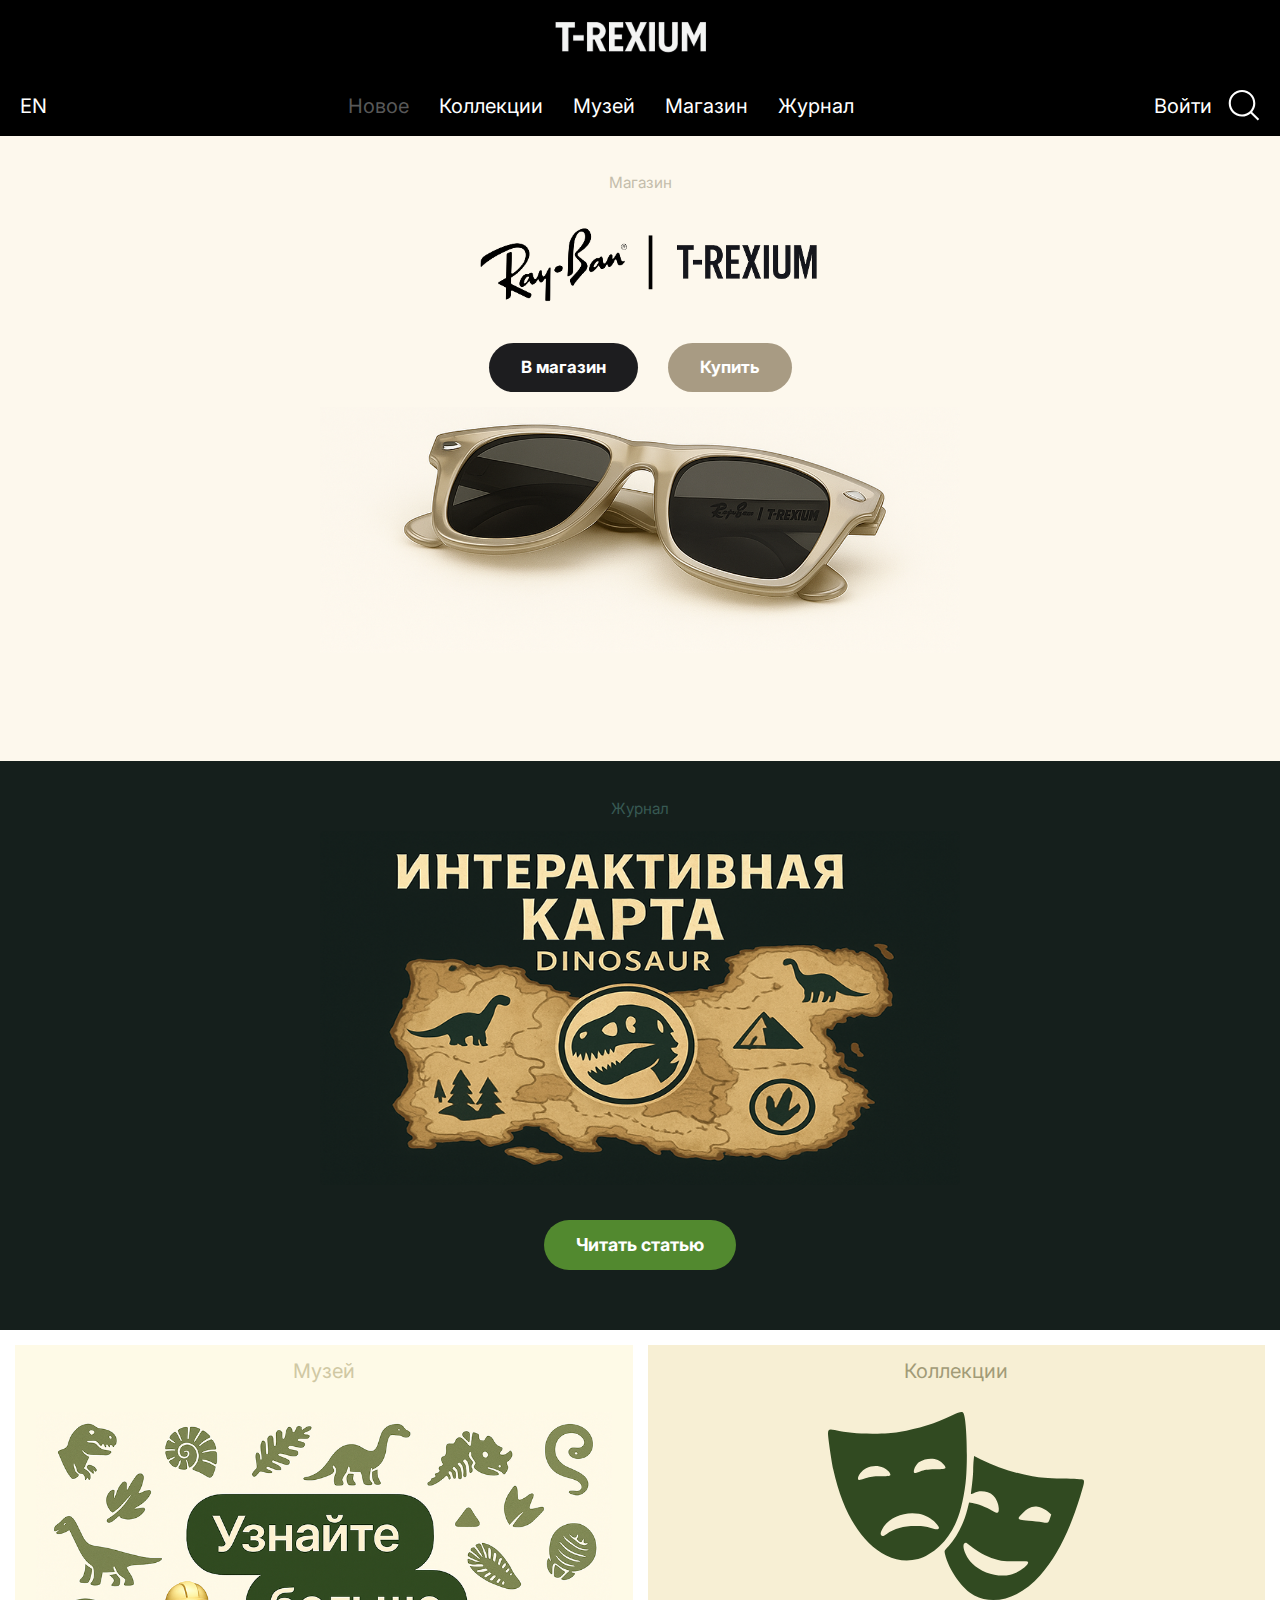
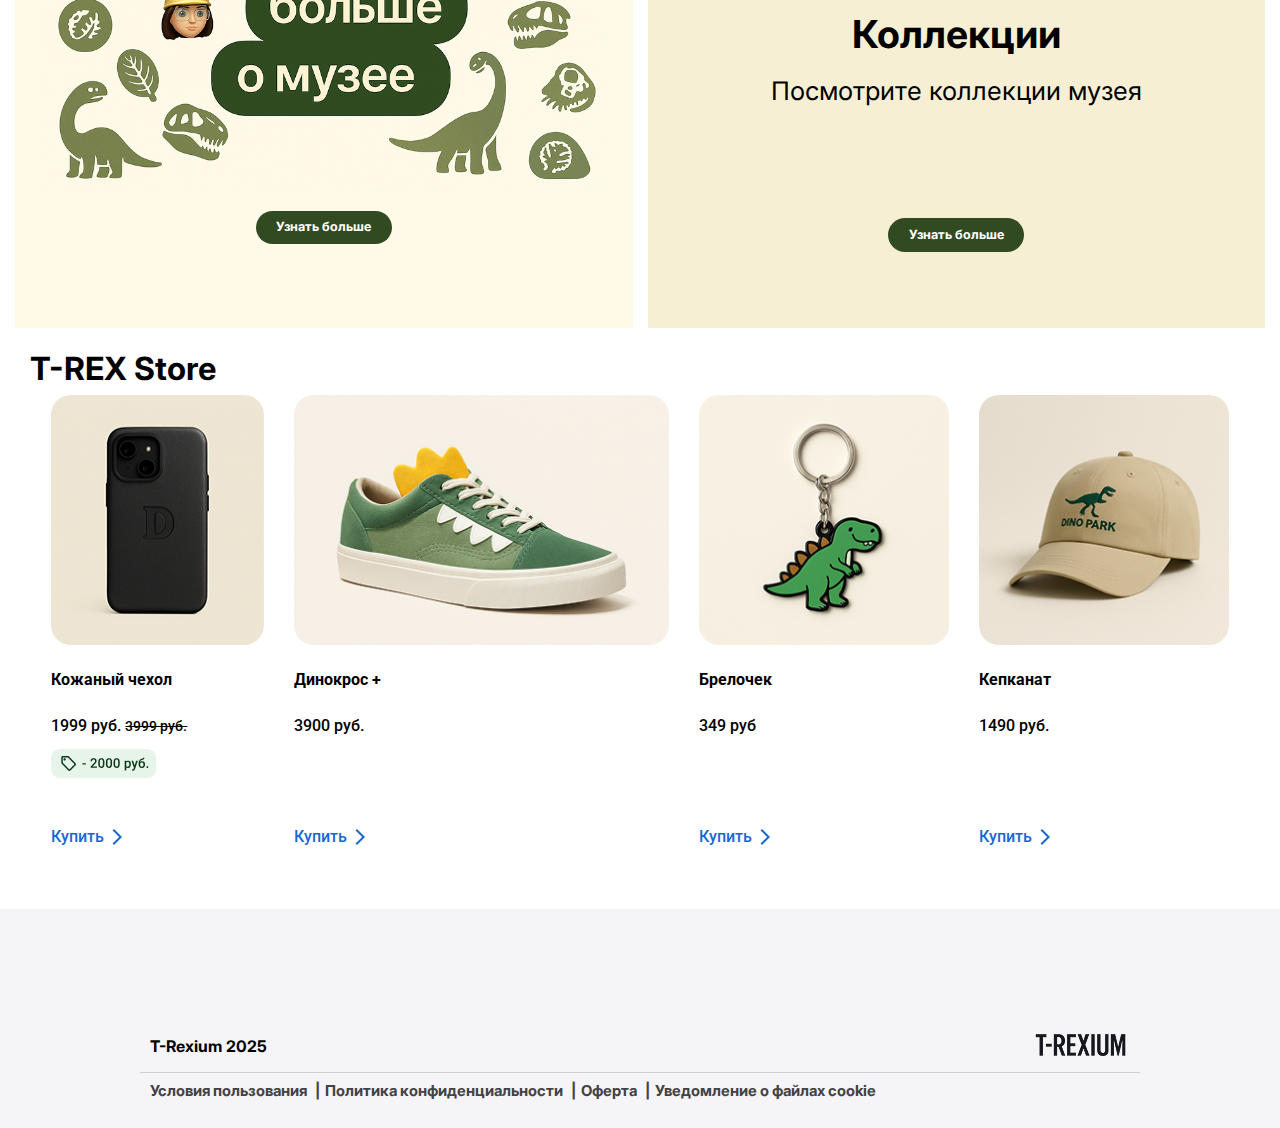
<file: index.html>
<!DOCTYPE html>
<html lang="ru">
	<head>
		<meta charset="UTF-8" />
		<meta name="viewport" content="width=device-width, initial-scale=1.0, maximum-scale=1.0, user-scalable=no" />
		<link rel="stylesheet" href="stylesheets/style.css" />
		<script src="javascripts/main.js"></script>
		<title>T-REXIUM — Новое</title>
	</head>
<body>
<header>
    <div class="logo">
		<a href="index.html">
			<img src="images/Logo.svg" class="desktop">
			<img src="images/Logo_dark.svg" class="mobile">
		</a>
    </div>
    <div class="navbar">
        <div class="navbar-left">
            <a>EN</a>
        </div>
        <nav class="navbar-menu">
            <a href="index.html" class="selected">Новое</a>
            <a href="collections.html">Коллекции</a>
            <a href="museum.html">Музей</a>
            <a href="shop.html">Магазин</a>
            <a href="journal.html">Журнал</a>
        </nav>
        <div class="navbar-right">
            <a>Войти</a>
            <img src="images/Search.svg">
        </div>
	</div>
        <div class="burger-menu" id="burgerMenu">
            <span></span>
            <span></span>
        </div>
	   <div class="mobile-menu" id="mobileMenu">
        <nav>
            <a href="index.html" class="selected">Новое</a>
            <a href="collections.html">Коллекции</a>
            <a href="museum.html">Музей</a>
            <a href="shop.html">Магазин</a>
            <a href="journal.html">Журнал</a>
        </nav>
    </div>
</header>
	<div class="shop-block">
		<div class="wrapper">
			<p>Магазин</p>
			<img src="images/brand.png" class="brand">
			<div class="buttons">
				<a href="shop.html" class="to-shop">В магазин</a>
				<a href="glasses.html" class="to-buy">Купить</a>
			</div>
			<img src="images/glasses.png" class="glasses">
		</div>
	</div>
	<div class="journal-block">
		<div class="wrapper">
			<p>Журнал</p>
			<img src="images/Map.png" class="map">
			<a href="articles.html" class="read-button">Читать статью</a>
		</div>
	</div>
	<div class="more">
		<div class="block left-block">
			<div class="wrapper">
				<p>Музей</p>
				<img src="images/left-block.png" class="left-img">
				<a href="museum.html" class="more-button upward">Узнать больше</a>
			</div>
		</div>
    	<div class="block right-block">
			<div class="wrapper">
				<p>Коллекции</p>
				<img src="images/right-block.svg" class="right-img">
				<h2>Коллекции</h2>
				<h3>Посмотрите коллекции музея</h3>
				<a href="collections.html" class="more-button lower">Узнать больше</a>
			</div>
		</div>
	</div>
	<h3 class="store_title"> T-REX Store</h3>
	<div class="store-block">
		<div class="products-grid">
			<div class="product">
			<a href="404.html">
				<img src="images/case.png" alt="Кожаный чехол" class="product-image">
			</a>
			<div class="product-info">
				<h3 class="product-name">Кожаный чехол</h3>
				<p class="product-price">1999 руб. <span class="old-price">3999 руб.</span></p>
				<img src="images/discount.svg" class="discount">
				<a href="404.html" class="buy-button">Купить <img src="images/Arrow.png" class="button-icon"></a>
			</div>
			</div>
			<div class="product">
			<a href="404.html">
				<img src="images/sneakers.png" alt="Динокрос" class="product-image">
			</a>
			<div class="product-info">
				<h3 class="product-name">Динокрос +</h3>
				<p class="product-price">3900 руб.</p>
				<a href="404.html" class="buy-button">Купить <img src="images/Arrow.png" class="button-icon"></a>
			</div>
			</div>
			<div class="product desktop">
			<a href="404.html">
				<img src="images/keychain.png" alt="Брелочек" class="product-image">
			</a>
			<div class="product-info">
				<h3 class="product-name">Брелочек</h3>
				<p class="product-price">349 руб</p>
				<a href="404.html" class="buy-button">Купить <img src="images/Arrow.png" class="button-icon"></a>
			</div>
			</div>
			<div class="product desktop">
			<a href="404.html">
				<img src="images/cap.png" alt="Кепканат" class="product-image">
			</a>
			<div class="product-info">
				<h3 class="product-name">Кепканат</h3>
				<p class="product-price">1490 руб.</p>
				<a href="404.html" class="buy-button">Купить <img src="images/Arrow.png" class="button-icon"></a>
			</div>
			</div>
			<div class="product-button mobile">
				<a href="shop.html">В магазин</a>
			</div>
		</div>
	</div>
	<footer>
		<div class="footer-container">
			<div class="footer_columns">
			<p>T-Rexium 2025</p>
			<a href="index.html">
			<img src="images/dark_logo.png">
			</a>
			</div>
			<hr class="footer-hr">
		</div>
		<div class="footer-container">
			<div class="footer-content">
				<a>Условия пользования <span class="divider"> | </span></a>
				<a>Политика конфиденциальности <span class="divider desktop"> | </span></a>
				<a>Оферта <span class="divider"> | </span> </a>
				<a>Уведомление о файлах cookie</a>
			</div>
		</div>
	</footer>
</body>
</html>
</file>
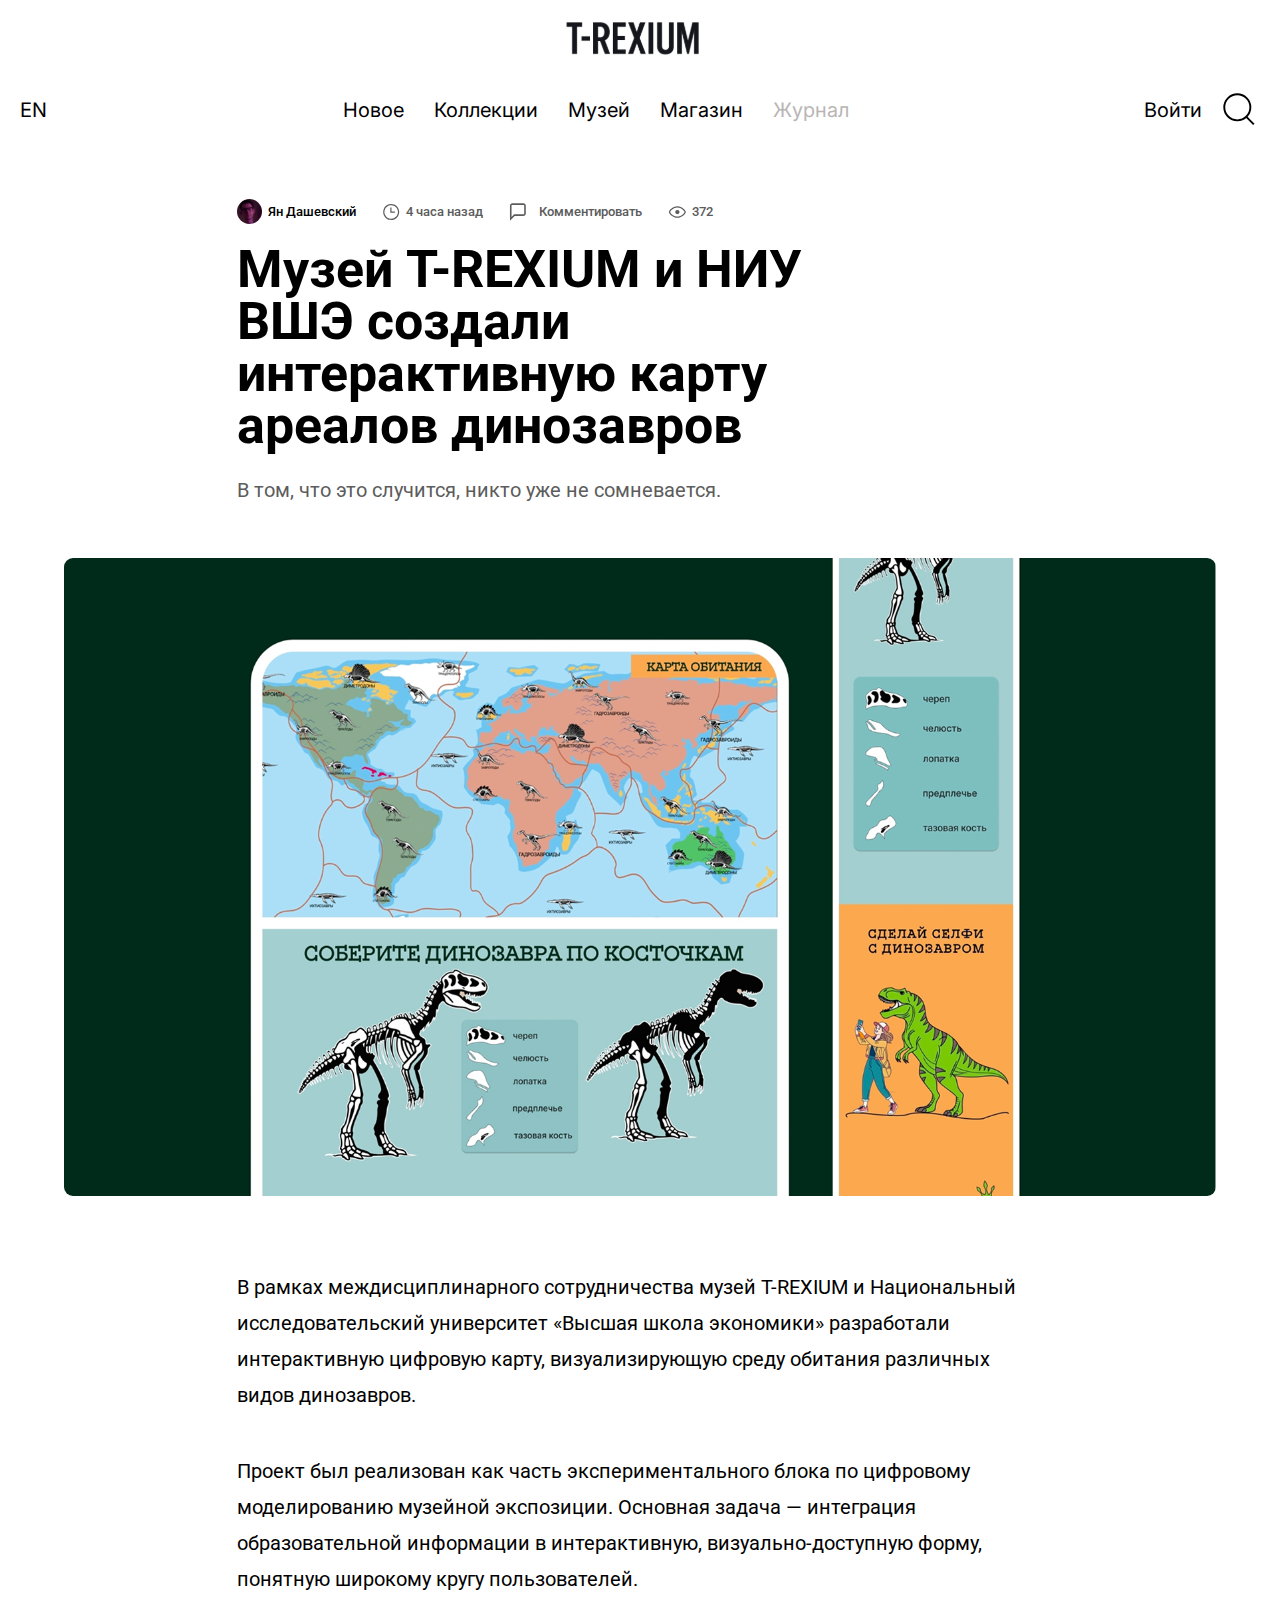
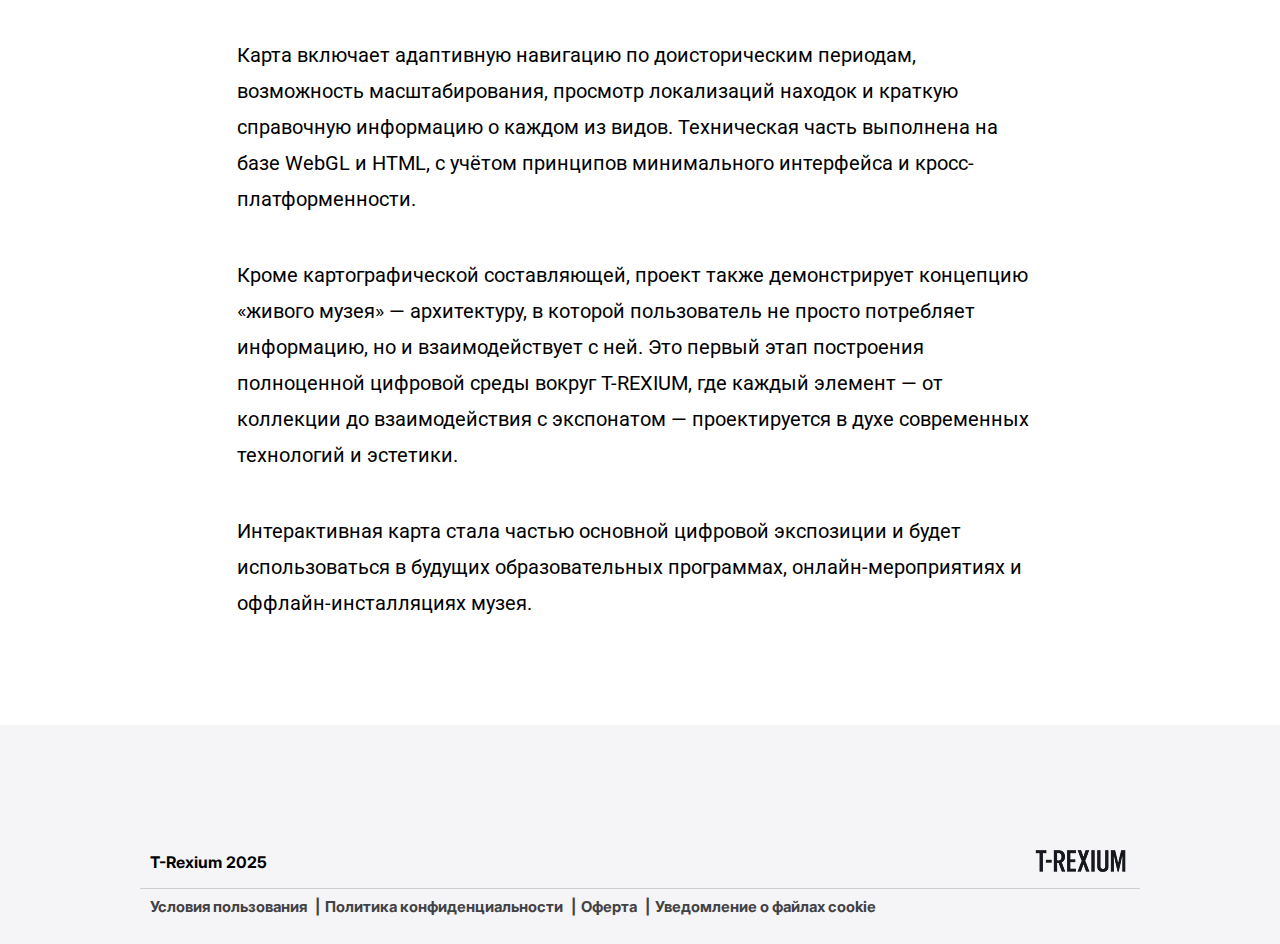
<file: articles.html>
<!DOCTYPE html>
<html lang="ru">
	<head>
		<meta charset="UTF-8" />
		<meta name="viewport" content="width=device-width, initial-scale=1.0, maximum-scale=1.0, user-scalable=no" />
		<link rel="stylesheet" href="stylesheets/style.css" />
		<script src="javascripts/main.js"></script>
		<title>T-REXIUM — Журнал</title>
	</head>
<body>
    <header class="light">
        <div class="logo">
            <a href="index.html">
			    <img src="images/Logo_dark.svg">
		    </a>
        </div>
        <div class="navbar light">
            <div class="navbar-left light">
                <a>EN</a>
            </div>
            <nav class="navbar-menu light">
                <a href="index.html">Новое</a>
                <a href="collections.html">Коллекции</a>
                <a href="museum.html">Музей</a>
                <a href="shop.html">Магазин</a>
                <a href="journal.html" class="selected light">Журнал</a>
            </nav>
            <div class="navbar-right light">
                <a>Войти</a>
                <img src="images/Search_dark.svg">
            </div>
        </div>
            <div class="burger-menu" id="burgerMenu">
                <span></span>
                <span></span>
            </div>
        <div class="mobile-menu" id="mobileMenu">
            <nav>
                <a href="index.html">Новое</a>
                <a href="collections.html">Коллекции</a>
                <a href="museum.html">Музей</a>
                <a href="shop.html">Магазин</a>
                <a href="journal.html" class="selected light">Журнал</a>
            </nav>
        </div>
    </header>
    <div class="blog-container">
        <div class="blog-block">
            <div class="meta-item">
                <span class="meta-item">
                <img src="images/avatar.png" class="avatar">
                <span class="name">Ян Дашевский</span>
                </span>
                <span class="meta-item">
                    <img src="images/time.svg" class="icon-time"></img>
                    <span class="date">4 часа назад</span>
                </span>
                <span class="meta-item">
                    <img src="images/comment.svg" class="icon-comment desktop"><img>
                    <span class="comments">Комментировать</span>
                </span>
                <span class="meta-item">
                    <img src="images/views.svg" class="icon-eye"></img>
                    <span class="views">372</span>
                </span>
            </div>
            <div class="blog-title">
                <h2>Музей T-REXIUM и НИУ <br> ВШЭ создали <br> интерактивную карту <br> ареалов динозавров</h2>
                <p style="color: rgba(92, 92, 92, 1);">В том, что это случится, никто уже не сомневается.</p>
            </div>
        </div>
        <div class="blog-map">
            <img src="images/journalimg.png">
        </div>
        <div class="blog-block">
            <p>В рамках междисциплинарного сотрудничества музей T-REXIUM и Национальный исследовательский университет «Высшая школа экономики» разработали интерактивную цифровую карту, визуализирующую среду обитания различных видов динозавров.</p>
            <p>Проект был реализован как часть экспериментального блока по цифровому моделированию музейной экспозиции. Основная задача — интеграция образовательной информации в интерактивную, визуально-доступную форму, понятную широкому кругу пользователей.</p>
            <p>Карта включает адаптивную навигацию по доисторическим периодам, возможность масштабирования, просмотр локализаций находок и краткую справочную информацию о каждом из видов. Техническая часть выполнена на базе WebGL и HTML, с учётом принципов минимального интерфейса и кросс-платформенности.</p>
            <p>Кроме картографической составляющей, проект также демонстрирует концепцию «живого музея» — архитектуру, в которой пользователь не просто потребляет информацию, но и взаимодействует с ней. Это первый этап построения полноценной цифровой среды вокруг T-REXIUM, где каждый элемент — от коллекции до взаимодействия с экспонатом — проектируется в духе современных технологий и эстетики.</p>
            <p>Интерактивная карта стала частью основной цифровой экспозиции и будет использоваться в будущих образовательных программах, онлайн-мероприятиях и оффлайн-инсталляциях музея.</p>
        </div>
    </div>
	<footer>
		<div class="footer-container">
			<div class="footer_columns">
			<p>T-Rexium 2025</p>
			<a href="index.html">
			<img src="images/dark_logo.png">
			</a>
			</div>
			<hr class="footer-hr">
		</div>
		<div class="footer-container">
			<div class="footer-content">
				<a>Условия пользования <span class="divider"> | </span></a>
				<a>Политика конфиденциальности <span class="divider desktop"> | </span></a>
				<a>Оферта <span class="divider"> | </span> </a>
				<a>Уведомление о файлах cookie</a>
			</div>
		</div>
	</footer>
</body>
</html>
</file>
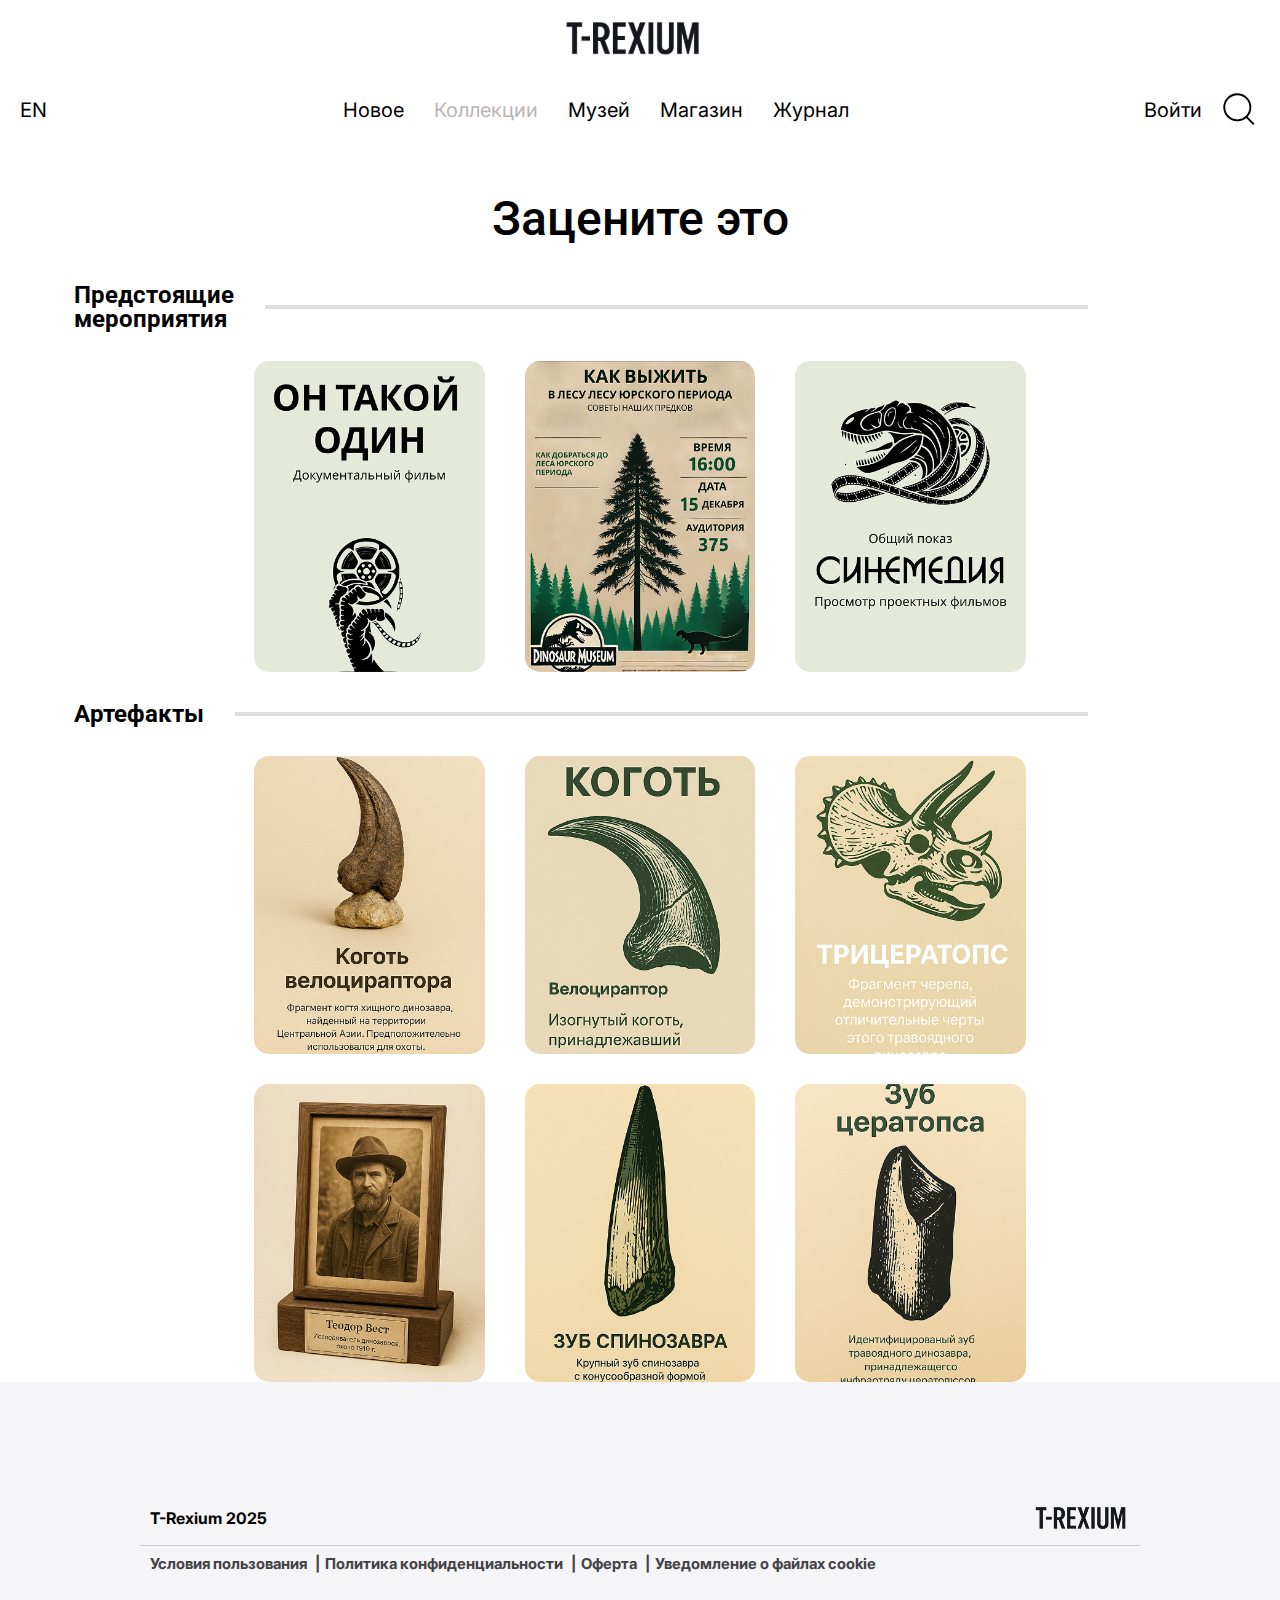
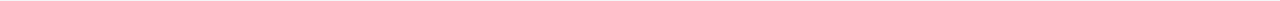
<file: collections.html>
<!DOCTYPE html>
<html lang="ru">
	<head>
		<meta charset="UTF-8" />
		<meta name="viewport" content="width=device-width, initial-scale=1.0, maximum-scale=1.0, user-scalable=no" />
		<link rel="stylesheet" href="stylesheets/style.css" />
		<script src="javascripts/main.js"></script>
        <script src="javascripts/shop.js"></script>
		<title>T-REXIUM — Коллекции</title>
	</head>
<body>
    <header class="light">
        <div class="logo">
            <a href="index.html">
			    <img src="images/Logo_dark.svg">
		    </a>
        </div>
        <div class="navbar light">
            <div class="navbar-left light">
                <a>EN</a>
            </div>
            <nav class="navbar-menu light">
                <a href="index.html">Новое</a>
                <a href="collections.html" class="selected light">Коллекции</a>
                <a href="museum.html">Музей</a>
                <a href="shop.html">Магазин</a>
                <a href="journal.html">Журнал</a>
            </nav>
            <div class="navbar-right light">
                <a>Войти</a>
                <img src="images/Search_dark.svg">
            </div>
        </div>
            <div class="burger-menu" id="burgerMenu">
                <span></span>
                <span></span>
            </div>
        <div class="mobile-menu" id="mobileMenu">
            <nav>
                <a href="index.html">Новое</a>
                <a href="collections.html" class="selected light">Коллекции</a>
                <a href="museum.html">Музей</a>
                <a href="shop.html">Магазин</a>
                <a href="journal.html">Журнал</a>
            </nav>
        </div>
    </header>
    <div class="check">
        <h3 class="desktop">Зацените это</h3>
    </div>
    <div class="hr-with-title">
        <span class="hr-title">Предстоящие <br class="desktop"> мероприятия</span>
    <hr class="collection-hr">
    </div>
    <div class="collection-container">
        <div class="images-row">
            <img src="images/event_1.png">
            <img src="images/event_2.png">
            <img src="images/event_3.png">
        </div>
    </div>
     <div class="hr-with-title">
        <span class="hr-title">Артефакты</span>
    <hr class="collection-hr">
    </div>
    <div class="collection-container">
        <div class="images-row">
            <img src="images/event_4.png">
            <img src="images/event_5.png">
            <img src="images/event_6.png">
        </div>
         <div class="images-row">
            <img src="images/event_7.png">
            <img src="images/event_8.png">
            <img src="images/event_9.png">
        </div>
    </div>
	<footer>
		<div class="footer-container">
			<div class="footer_columns">
			<p>T-Rexium 2025</p>
			<a href="index.html">
			<img src="images/dark_logo.png">
			</a>
			</div>
			<hr class="footer-hr">
		</div>
		<div class="footer-container">
			<div class="footer-content">
				<a>Условия пользования <span class="divider"> | </span></a>
				<a>Политика конфиденциальности <span class="divider desktop"> | </span></a>
				<a>Оферта <span class="divider"> | </span> </a>
				<a>Уведомление о файлах cookie</a>
			</div>
		</div>
	</footer>
</body>
</html>
</file>
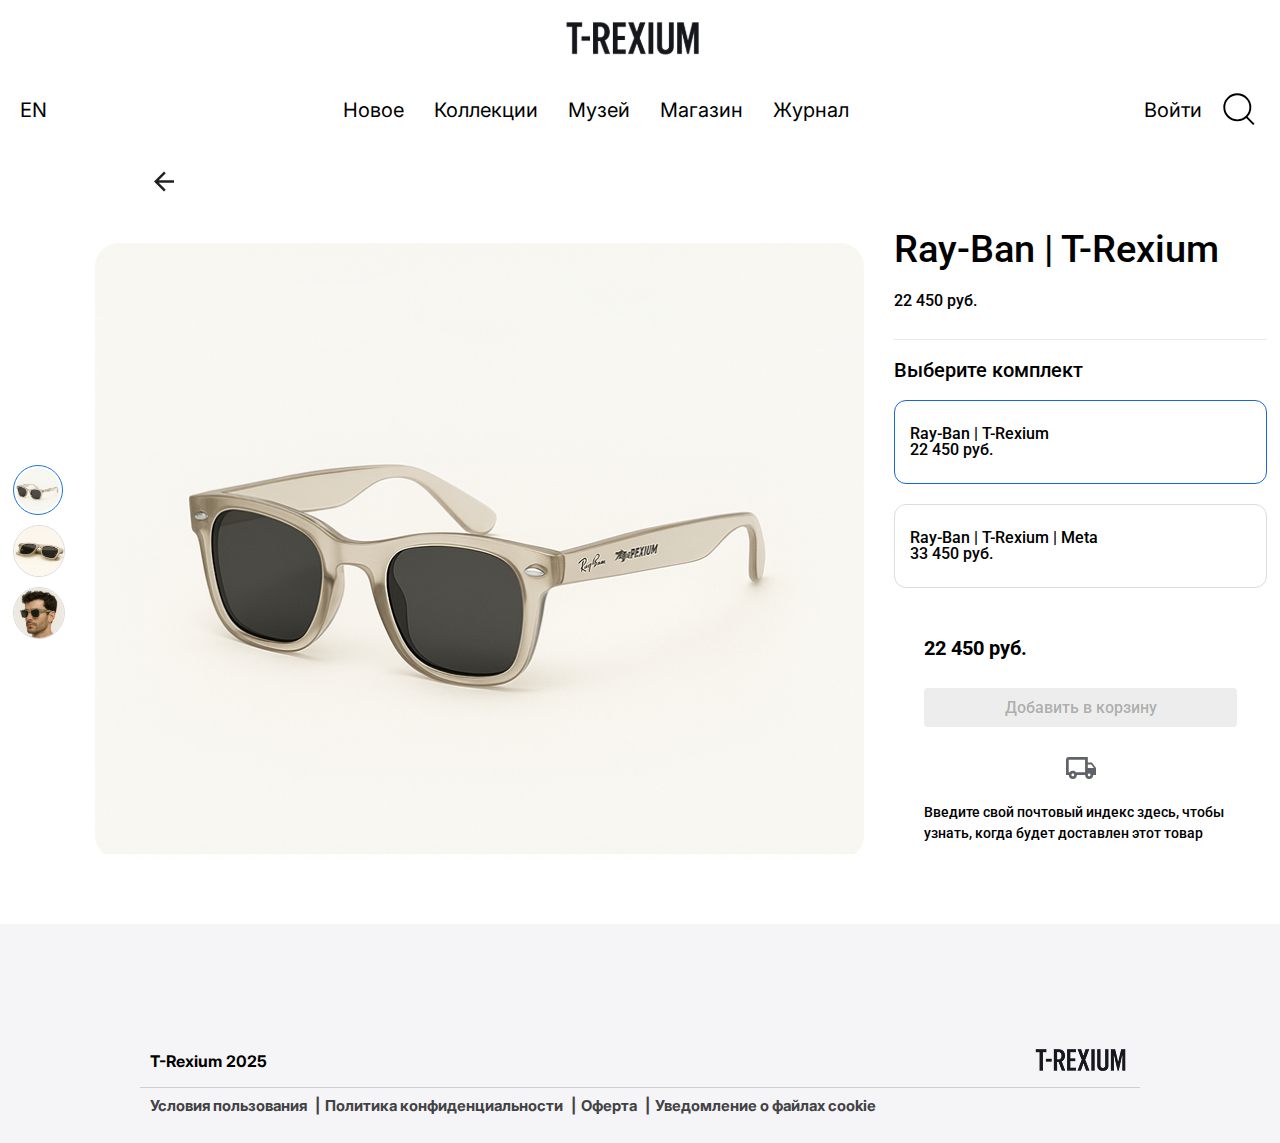
<file: glasses.html>
<!DOCTYPE html>
<html lang="ru">
	<head>
		<meta charset="UTF-8" />
		<meta name="viewport" content="width=device-width, initial-scale=1.0, maximum-scale=1.0, user-scalable=no" />
		<link rel="stylesheet" href="stylesheets/style.css" />
		<script src="javascripts/main.js"></script>
        <script src="javascripts/shop.js"></script>
		<title>T-REXIUM — Ray-Ban | T-Rexium</title>
	</head>
<body>
    <header class="light">
        <div class="logo">
            <a href="index.html">
			    <img src="images/Logo_dark.svg">
		    </a>
        </div>
        <div class="navbar light">
            <div class="navbar-left light">
                <a>EN</a>
            </div>
            <nav class="navbar-menu light">
                <a href="index.html">Новое</a>
                <a href="collections.html">Коллекции</a>
                <a href="museum.html">Музей</a>
                <a href="shop.html">Магазин</a>
                <a href="journal.html">Журнал</a>
            </nav>
            <div class="navbar-right light">
                <a>Войти</a>
                <img src="images/Search_dark.svg">
            </div>
        </div>
            <div class="burger-menu" id="burgerMenu">
                <span></span>
                <span></span>
            </div>
        <div class="mobile-menu" id="mobileMenu">
            <nav>
                <a href="index.html">Новое</a>
                <a href="collections.html">Коллекции</a>
                <a href="museum.html">Музей</a>
                <a href="shop.html">Магазин</a>
                <a href="journal.html">Журнал</a>
            </nav>
        </div>
    </header>
    <div class="back-button-container desktop">
        <div class="back-button">
            <a href="shop.html">
                <img src="images/back_arrow.svg" title="Назад">
            </a>
        </div>
    </div>
    <div class="store-item">
        <div class="store-container">
            <div class="thumbnails">
                <img src="images/glasses_1.png" class="thumbnail">
                <img src="images/glasses_2.png" class="thumbnail">
                <img src="images/glasses_3.png" class="thumbnail">
            </div>
            <div class="main-image">
                <img src="images/glasses_1.png">
            </div>
            <div class="store-info">
                <h2 class="store-title">Ray-Ban | <br class="mobile"> T-Rexium</h2>
                <div class="store-price">22 450 руб.</div>
                <hr class="footer-hr" style="background-color: #E8E8E8;">
                <div class="size-selection">
                <h3>Выберите комплект</h3>
                <div class="size-options active">
                    <div class="size-option">
                        <div class="size-content">
                            <label class="size-label">
                                <span class="size-title">Ray-Ban | T-Rexium</span>
                                <span class="size-price">22 450 руб.</span>
                            </label>
                        </div>
                    </div>
                </div>
                    <div class="size-options">
                        <div class="size-option">
                            <div class="size-content">
                                <label class="size-label">
                                    <span class="size-title">Ray-Ban <span class="desktop"> | T-Rexium </span>| Meta</span>
                                    <span class="size-price">33 450 руб.</span>
                                </label>
                            </div>
                        </div>
                    </div>
                </div>
                <div class="final-price">22 450 руб.</div>
                <button class="add-to-cart" disabled>Добавить в корзину</button>
                <div class="delivery-info desktop">
                    <div class="delivery-icon">
                        <img src="images/car.svg">
                    </div>
                    <div class="delivery-text">Введите свой почтовый индекс здесь, чтобы узнать, когда будет доставлен этот товар</div>
                </div>
            </div>
        </div>
    </div>
	<footer>
		<div class="footer-container">
			<div class="footer_columns">
			<p>T-Rexium 2025</p>
			<a href="index.html">
			<img src="images/dark_logo.png">
			</a>
			</div>
			<hr class="footer-hr">
		</div>
		<div class="footer-container">
			<div class="footer-content">
				<a>Условия пользования <span class="divider"> | </span></a>
				<a>Политика конфиденциальности <span class="divider desktop"> | </span></a>
				<a>Оферта <span class="divider"> | </span> </a>
				<a>Уведомление о файлах cookie</a>
			</div>
		</div>
	</footer>
</body>
</html>
</file>
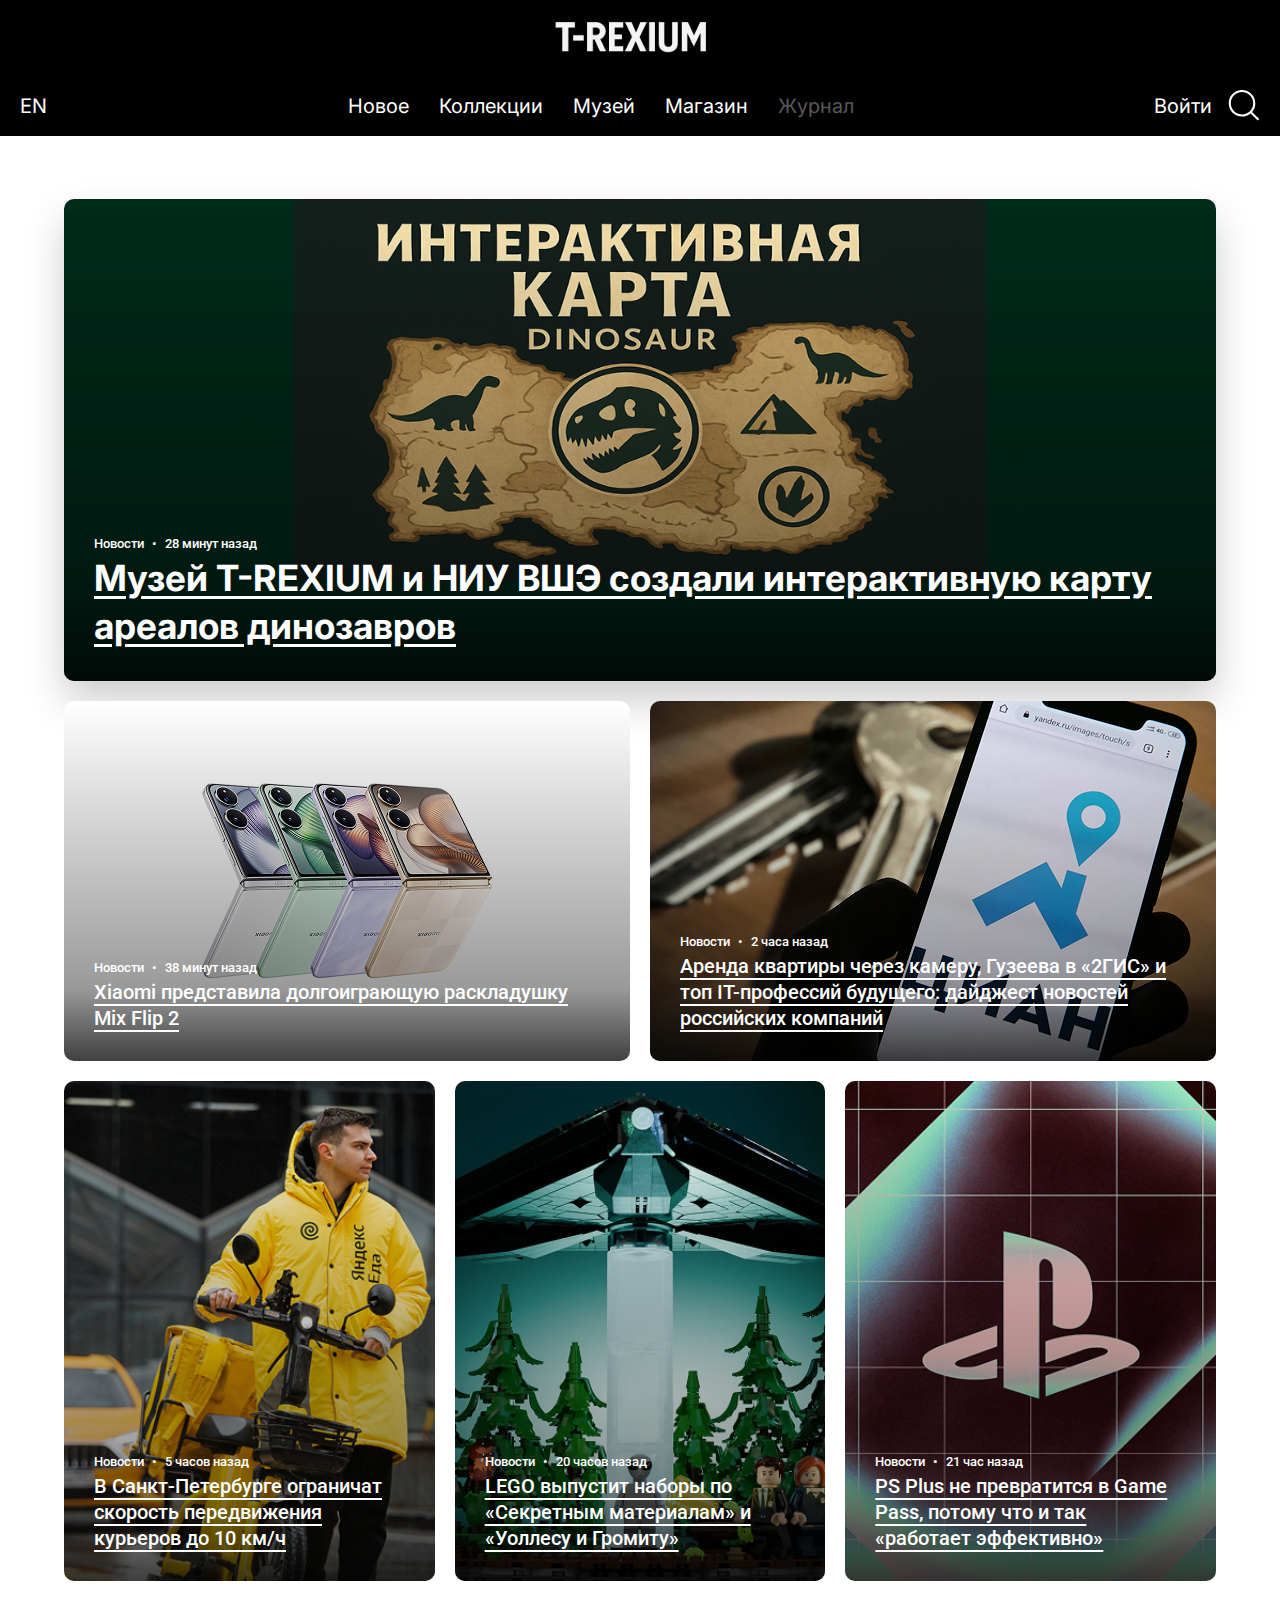
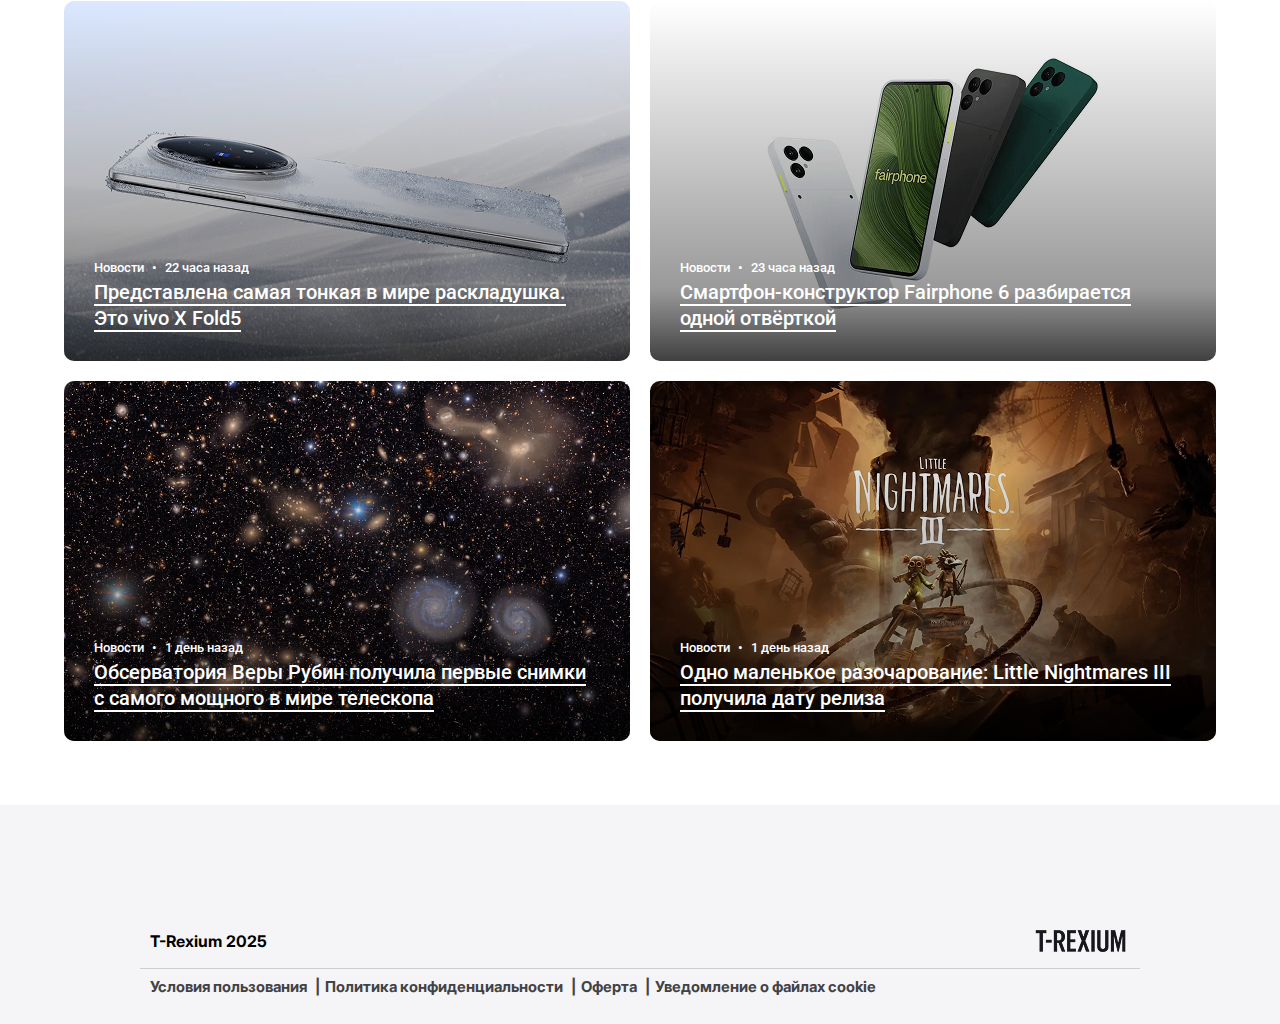
<file: journal.html>
<!DOCTYPE html>
<html lang="ru">
	<head>
		<meta charset="UTF-8" />
		<meta name="viewport" content="width=device-width, initial-scale=1.0, maximum-scale=1.0, user-scalable=no" />
		<link rel="stylesheet" href="stylesheets/style.css" />
		<script src="javascripts/main.js"></script>
		<title>T-REXIUM — Новое</title>
	</head>
<body>
<header>
    <div class="logo">
		<a href="index.html">
			<img src="images/Logo.svg" class="desktop">
			<img src="images/Logo_dark.svg" class="mobile">
		</a>
    </div>
    <div class="navbar">
        <div class="navbar-left">
            <a>EN</a>
        </div>
        <nav class="navbar-menu">
            <a href="index.html">Новое</a>
            <a href="collections.html">Коллекции</a>
            <a href="museum.html">Музей</a>
            <a href="shop.html">Магазин</a>
            <a href="journal.html" class="selected">Журнал</a>
        </nav>
        <div class="navbar-right">
            <a>Войти</a>
            <img src="images/Search.svg">
        </div>
	</div>
        <div class="burger-menu" id="burgerMenu">
            <span></span>
            <span></span>
        </div>
	   <div class="mobile-menu" id="mobileMenu">
        <nav>
            <a href="index.html">Новое</a>
            <a href="collections.html">Коллекции</a>
            <a href="museum.html">Музей</a>
            <a href="shop.html">Магазин</a>
            <a href="journal.html" class="selected">Журнал</a>
        </nav>
    </div>
</header>
<div class="articles-container">
    <div class="main-article">
        <img src="images/Map.png" class="main-article__image">
        <a href="journal.html">
            <div class="image-overlay"></div>
        </a>
        <div class="article-text">
            <div class="article-meta">Новости <span>•</span> 28 минут назад</div>
            <div class="article-title"> 
                <a href="articles.html">Музей T-REXIUM и НИУ ВШЭ создали интерактивную карту ареалов динозавров</a>
            </div>
        </div>
    </div>
    <div class="secondary-articles">
        <div class="secondary-article">
            <div class="secondary-article__image-container">
                <img src="images/articles_1.png" class="secondary-article__image">
                <a href="404.html">
                    <div class="image-overlay"></div>
                </a>
            </div>
            <div class="article-text">
                <div class="article-meta">Новости <span>•</span> 38 минут назад</div>
                <div class="article-title">Xiaomi представила долгоиграющую раскладушку <br class="desktop"> Mix Flip 2</div>
            </div>
        </div>
        <div class="secondary-article">
            <div class="secondary-article__image-container">
            <a href="404.html">
                <img src="images/articles_2.png" class="secondary-article__image">
                    <div class="image-overlay"></div>
            </div>
            <div class="article-text">
                <div class="article-meta">Новости <span>•</span> 2 часа назад</div>
                <div class="article-title">Аренда квартиры через камеру, Гузеева в «2ГИС» и топ IT-профессий будущего: дайджест новостей российских компаний</div>
            </div>
            </a>
        </div>
    </div>
    <div class="secondary-articles">
        <div class="third-article">
            <div class="secondary-article__image-container">
            <a href="404.html">
                <img src="images/articles_3.png" class="secondary-article__image">
                    <div class="image-overlay"></div>
            </div>
            <div class="article-text">
                <div class="article-meta">Новости <span>•</span> 5 часов назад</div>
                <div class="article-title">В Санкт-Петербурге ограничат скорость передвижения курьеров до 10 км/ч</div>
            </div>
            </a>
        </div>
        <div class="third-article">
            <div class="secondary-article__image-container">
            <a href="404.html">
                <img src="images/articles_4.png" class="secondary-article__image">
                    <div class="image-overlay"></div>
            </div>
            <div class="article-text">
                <div class="article-meta">Новости <span>•</span> 20 часов назад</div>
                <div class="article-title">LEGO выпустит наборы по «Секретным материалам» и «Уоллесу и Громиту»</div>
            </div>
            </a>
        </div>
        <div class="third-article">
            <div class="secondary-article__image-container">
            <a href="404.html">
                <img src="images/articles_5.png" class="secondary-article__image">
                    <div class="image-overlay"></div>
            </div>
            <div class="article-text">
                <div class="article-meta">Новости <span>•</span> 21 час назад</div>
                <div class="article-title">PS Plus не превратится в Game Pass, потому что и так «работает эффективно»</div>
            </div>
            </a>
        </div>
    </div>
    <div class="secondary-articles">
        <div class="secondary-article">
            <div class="secondary-article__image-container">
            <a href="404.html">
                <img src="images/articles_6.png" class="secondary-article__image">
                    <div class="image-overlay"></div>
            </div>
            <div class="article-text">
                <div class="article-meta">Новости <span>•</span> 22 часа назад</div>
                <div class="article-title">Представлена самая тонкая в мире раскладушка. Это vivo X Fold5</div>
            </div>
            </a>
        </div>
        <div class="secondary-article">
            <div class="secondary-article__image-container">
            <a href="404.html">
                <img src="images/articles_7.png" class="secondary-article__image">
                <div class="image-overlay"></div>
            </div>
            <div class="article-text">
                <div class="article-meta">Новости <span>•</span> 23 часа назад</div>
                <div class="article-title">Смартфон-конструктор Fairphone 6 разбирается одной отвёрткой</div>
            </div>
            </a>
        </div>
    </div>
    <div class="secondary-articles">
        <div class="secondary-article">
            <div class="secondary-article__image-container">
                <a href="404.html">
                <img src="images/articles_8.png" class="secondary-article__image">
                <div class="image-overlay"></div>
            </div>
            <div class="article-text">
                <div class="article-meta">Новости <span>•</span> 1 день назад</div>
                <div class="article-title">Обсерватория Веры Рубин получила первые снимки с самого мощного в мире телескопа</div>
            </div>
            </a>
        </div>
        
        <div class="secondary-article">
            <div class="secondary-article__image-container">
            <a href="404.html">
            <img src="images/articles_9.png" class="secondary-article__image">
            <div class="image-overlay"></div>
            </div>
            <div class="article-text">
                <div class="article-meta">Новости <span>•</span> 1 день назад</div>
                <div class="article-title">Одно маленькое разочарование: Little Nightmares III получила дату релиза</div>
            </div>
            </a>
        </div>
    </div>
</div>
<footer>
    <div class="footer-container">
        <div class="footer_columns">
        <p>T-Rexium 2025</p>
        <a href="index.html">
        <img src="images/dark_logo.png">
        </a>
        </div>
        <hr class="footer-hr">
    </div>
    <div class="footer-container">
        <div class="footer-content">
            <a>Условия пользования <span class="divider"> | </span></a>
            <a>Политика конфиденциальности <span class="divider desktop"> | </span></a>
            <a>Оферта <span class="divider"> | </span> </a>
            <a>Уведомление о файлах cookie</a>
        </div>
    </div>
</footer>
</body>
</html>
</file>
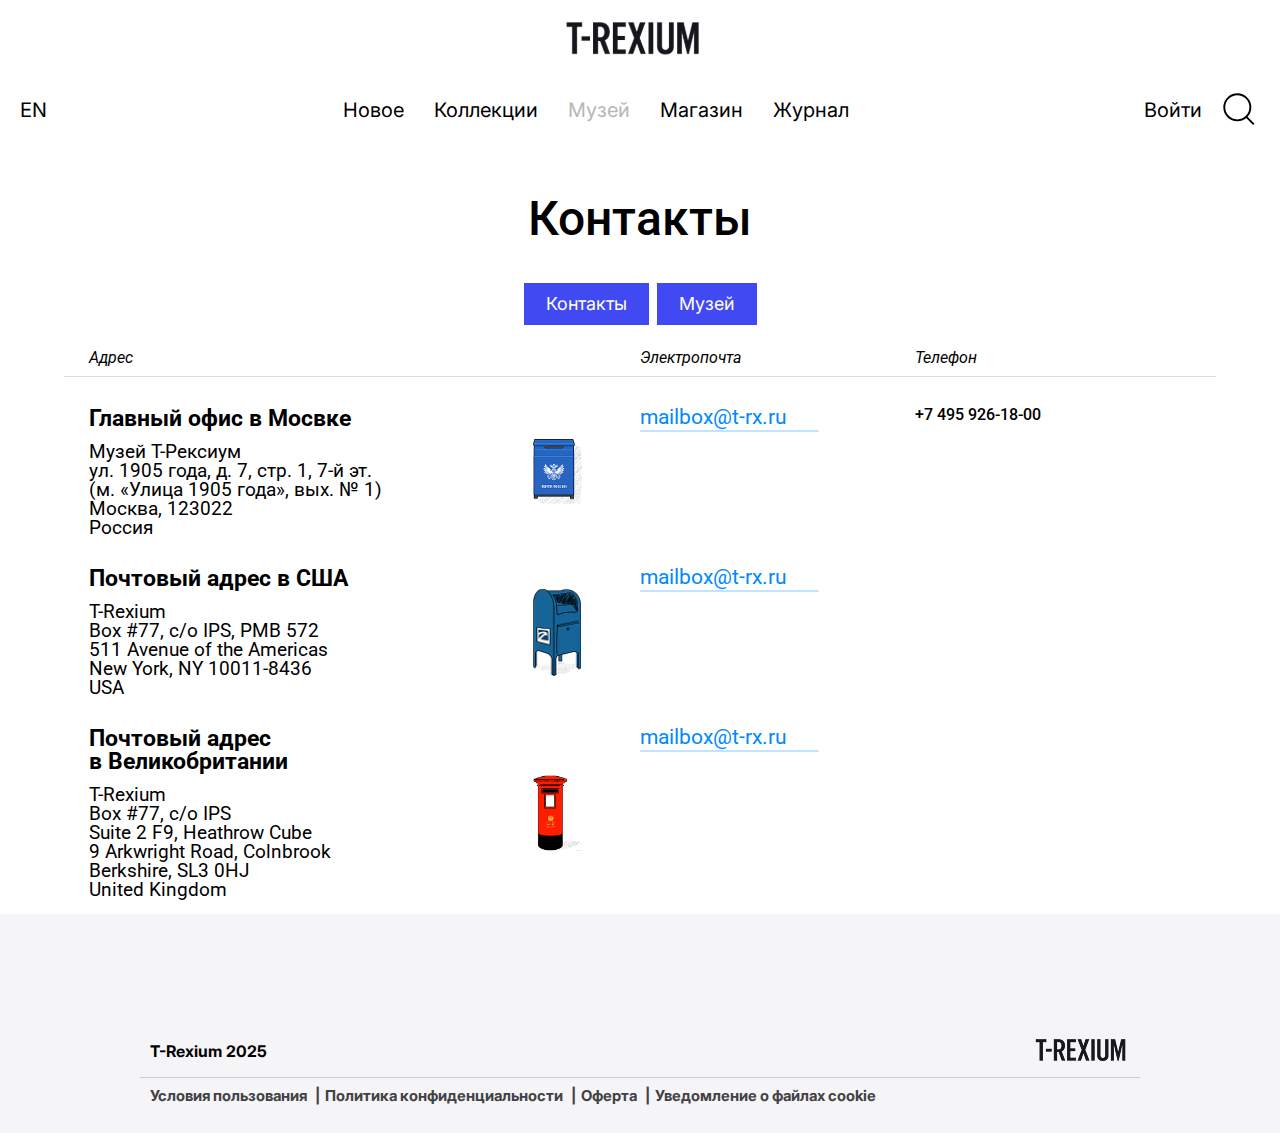
<file: museum.html>
<!DOCTYPE html>
<html lang="ru">
	<head>
		<meta charset="UTF-8" />
		<meta name="viewport" content="width=device-width, initial-scale=1.0, maximum-scale=1.0, user-scalable=no" />
		<link rel="stylesheet" href="stylesheets/style.css" />
		<script src="javascripts/main.js"></script>
        <script src="javascripts/museum.js"></script>
		<title>T-REXIUM — Музей</title>
	</head>
<body>
    <header class="light">
        <div class="logo">
            <a href="index.html">
			    <img src="images/Logo_dark.svg">
		    </a>
        </div>
        <div class="navbar light">
            <div class="navbar-left light">
                <a>EN</a>
            </div>
            <nav class="navbar-menu light">
                <a href="index.html">Новое</a>
                <a href="collections.html">Коллекции</a>
                <a href="museum.html" class="selected light">Музей</a>
                <a href="shop.html">Магазин</a>
                <a href="journal.html">Журнал</a>
            </nav>
            <div class="navbar-right light">
                <a>Войти</a>
                <img src="images/Search_dark.svg">
            </div>
        </div>
            <div class="burger-menu" id="burgerMenu">
                <span></span>
                <span></span>
            </div>
        <div class="mobile-menu" id="mobileMenu">
            <nav>
                <a href="index.html">Новое</a>
                <a href="collections.html">Коллекции</a>
                <a href="museum.html" class="selected light">Музей</a>
                <a href="shop.html">Магазин</a>
                <a href="journal.html">Журнал</a>
            </nav>
        </div>
    </header>
    <div class="museum-title">
        <h3>Контакты</h3>
    </div>
    <div class="button-container">
        <a class="contact-button">Контакты</a>
        <a class="museum-button">Музей</a>
    </div>
    <div class="contacts-container">
        <div class="contacts-block">
            <div class="contacts-header">
            <p class="adress-row">Адрес</p>
            <p class="photo-row"></p>
            <p class="email-row">Электропочта</p>
            <p class="phone-row">Телефон</p>
            </div>
            <hr class="full-line desktop">
        </div>
    </div>
    <div class="contacts-container">
        <div class="contact-block">
            <div class="adress-row">
                <h2>Главный офис в Мосвке</h2>
                <p>Музей Т-Рексиум<br>
                ул. 1905 года, д. 7, стр. 1, 7-й эт.<br>
                (м. «Улица 1905 года», вых. № 1)<br>
                Москва, 123022<br>
                Россия</p>
            </div>
            <div class="photo-row"><img src="images/mailbox-1.png"></div>
            <div class="email-row">
                <h2>mailbox@t-rx.ru</h2>
            </div>
            <div class="phone-row">
                <h2>+7 495 926-18-00</h2>
            </div>
        </div>
    </div> 
    <div class="contacts-container">
        <div class="contact-block">
            <div class="adress-row">
                <h2>Почтовый адрес в США</h2>
                <p>T-Rexium <br>
                Box #77, c/o IPS, PMB 572<br>
                511 Avenue of the Americas<br>
                New York, NY 10011-8436<br>
                USA</p>
            </div>
            <div class="photo-row"><img src="images/mailbox-2.png"></div>
            <div class="email-row">
                <h2>mailbox@t-rx.ru</h2>
            </div>
            <div class="phone-row">
                <h2></h2>
            </div>
        </div>
    </div> 
    <div class="contacts-container">
        <div class="contact-block">
            <div class="adress-row">
                <h2>Почтовый адреc <br> в Великобритании</h2>
                <p>T-Rexium<br>
                    Box #77, c/o IPS <br>
                    Suite 2 F9, Heathrow Cube<br>
                    9 Arkwright Road, Colnbrook<br>
                    Berkshire, SL3 0HJ<br>
                    United Kingdom</p>
            </div>
            <div class="photo-row"><img src="images/mailbox-3.png"></div>
            <div class="email-row">
                <h2>mailbox@t-rx.ru</h2>
            </div>
            <div class="phone-row">
                <h2></h2>
            </div>
        </div>
    </div>
    <div class="museum-container">
        <div class="museum-text">
            <p>
            Основные направления — реконструкция абсурдных эпох, интерактивные экспозиции для динозавров, архивирование окаменелых глупостей, инсталляции из костей, симуляция вымирания, VR-прогулки по меловому, производство сувениров с рогами и когтями, а также образовательные квесты для юных зауроподов. Мы серьёзно относимся к несерьёзному и принципиально игнорируем здравый смысл, когда он мешает веселью.</p>
            <p>
            Наша задача — показать, что даже динозавры умеют ностальгировать. Мы создаём пространство, в котором каждый хищник может всплакнуть у скелета бабули, а травоядный — почитать стихи про астероид. Наши выставки не забываются. Мы существуем так, как будто вымирание было мемом, а не трагедией. Мы не работаем с видами, отрицающими катастрофу.
            </p>
            <p>Сегодня в музее 27 существ, 83 костяных экспоната и 1 подозрительно живой стегозавр.</p>
        </div>
    </div>
	<footer>
		<div class="footer-container">
			<div class="footer_columns">
			<p>T-Rexium 2025</p>
			<a href="index.html">
			<img src="images/dark_logo.png">
			</a>
			</div>
			<hr class="footer-hr">
		</div>
		<div class="footer-container">
			<div class="footer-content">
				<a>Условия пользования <span class="divider"> | </span></a>
				<a>Политика конфиденциальности <span class="divider desktop"> | </span></a>
				<a>Оферта <span class="divider"> | </span> </a>
				<a>Уведомление о файлах cookie</a>
			</div>
		</div>
	</footer>
</body>
</html>
</file>
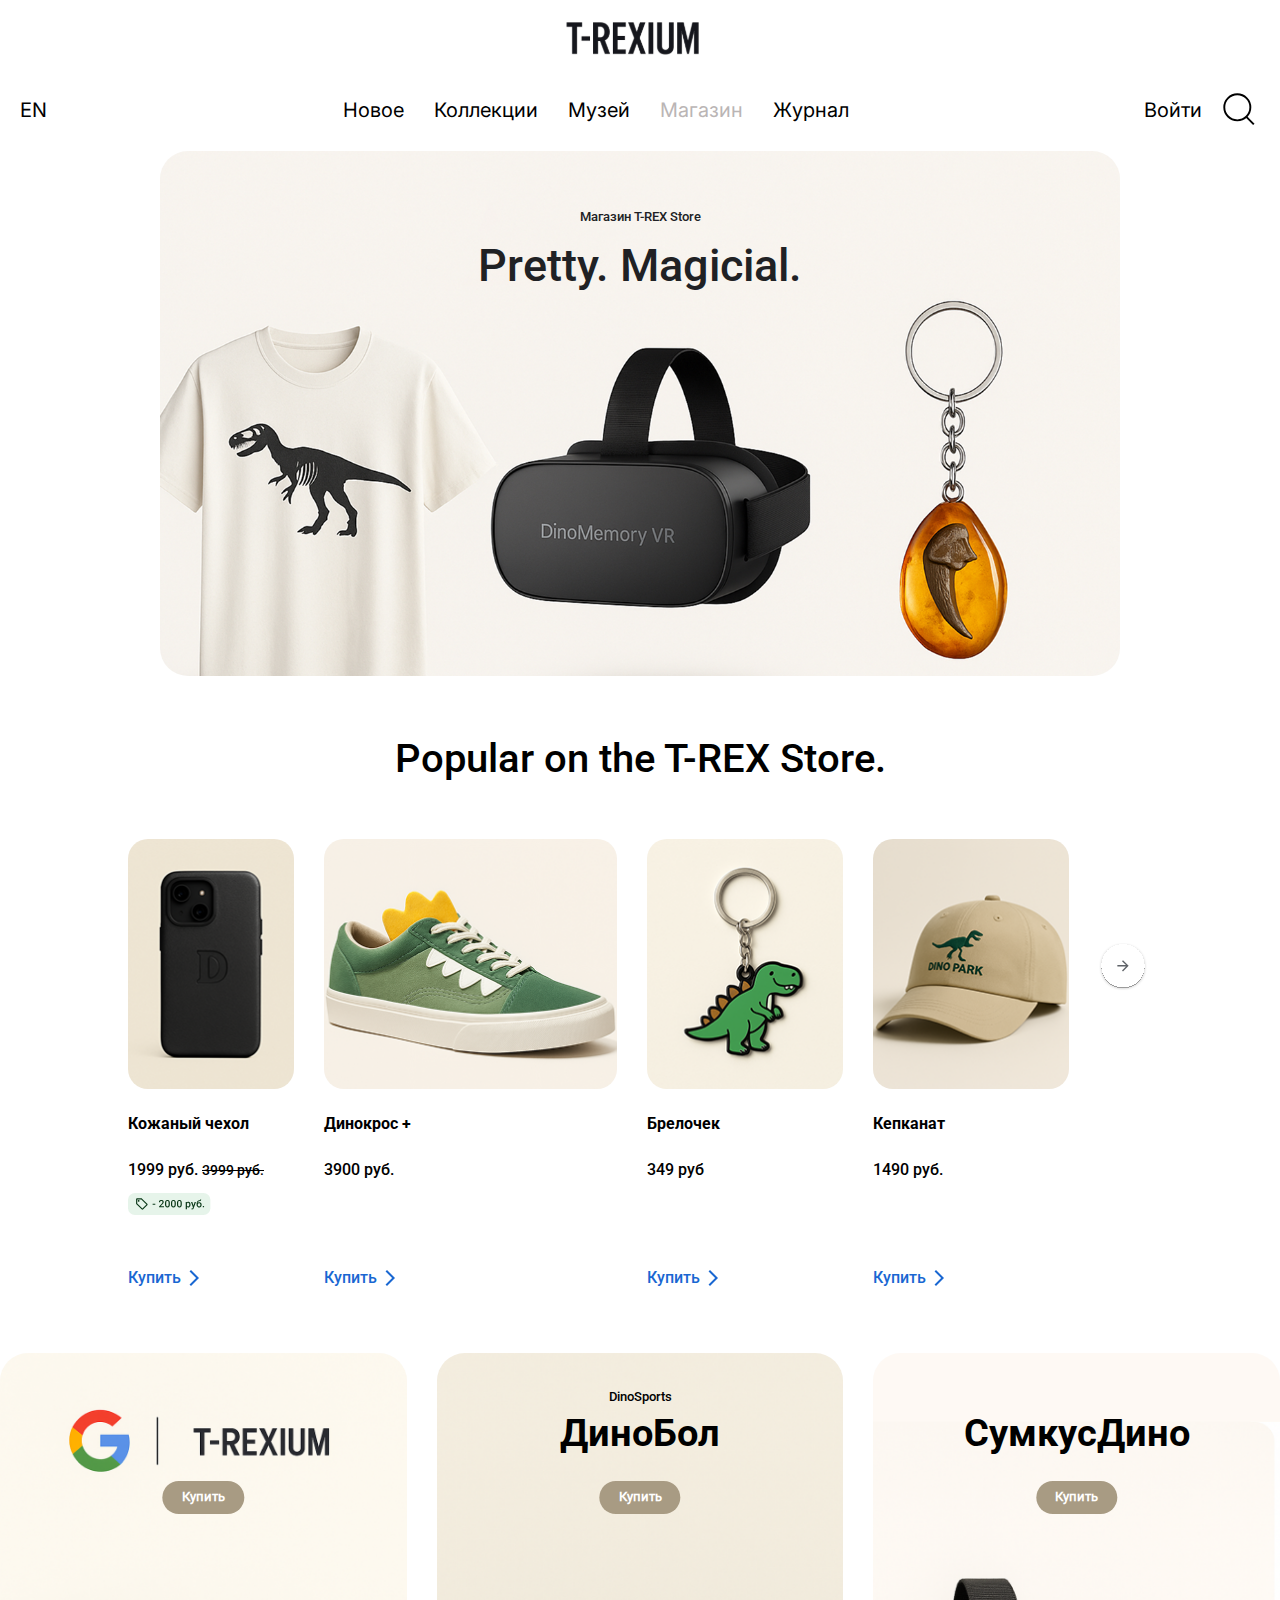
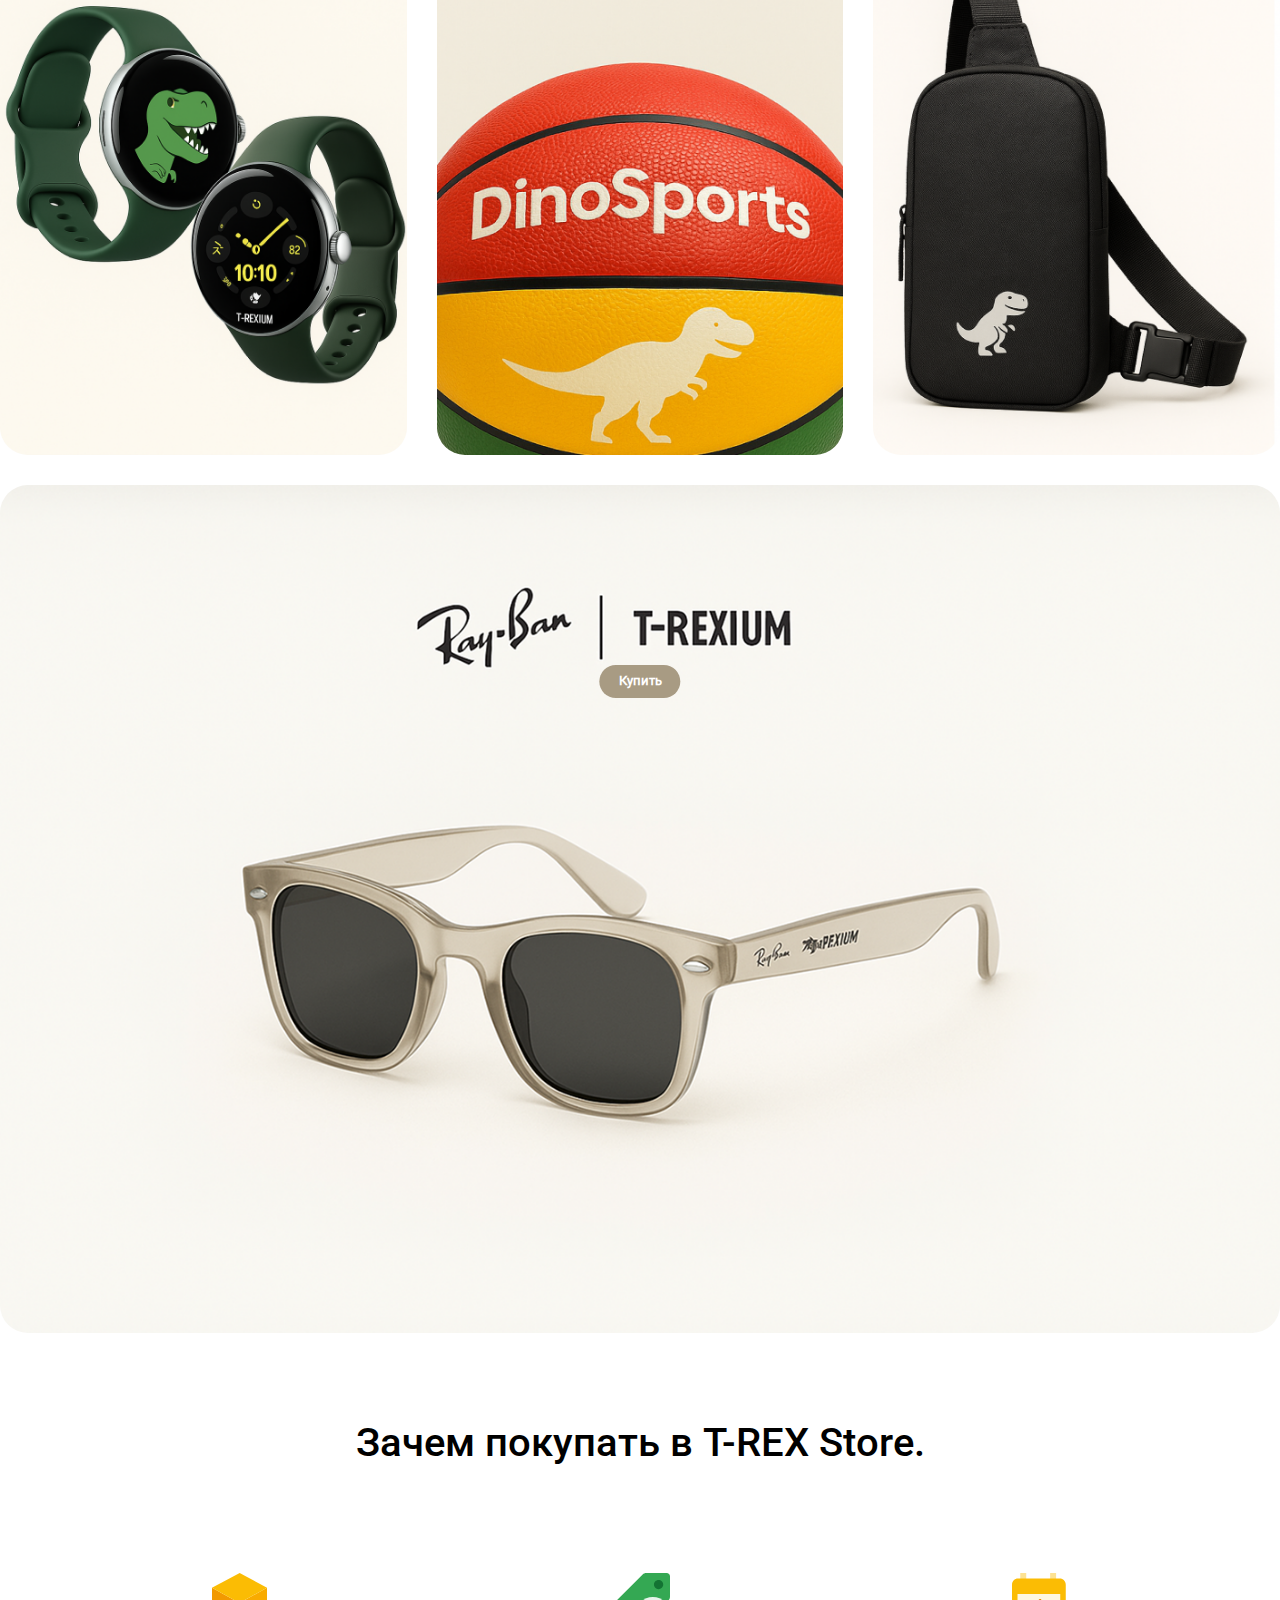
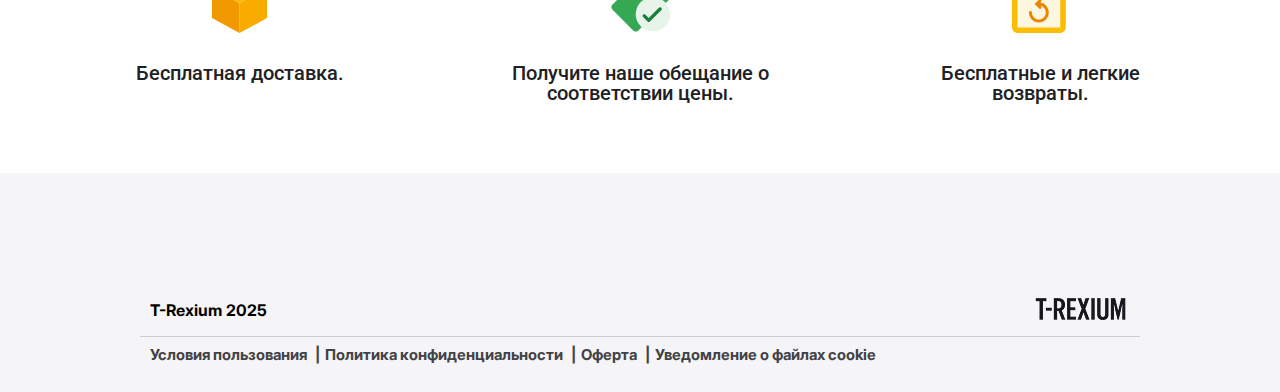
<file: shop.html>
<!DOCTYPE html>
<html lang="ru">
	<head>
		<meta charset="UTF-8" />
		<meta name="viewport" content="width=device-width, initial-scale=1.0, maximum-scale=1.0, user-scalable=no" />
		<link rel="stylesheet" href="stylesheets/style.css" />
		<script src="javascripts/main.js"></script>
        <script src="javascripts/shop.js"></script>
		<title>T-REXIUM — Магазин</title>
	</head>
<body>
    <header class="light">
        <div class="logo">
            <a href="index.html">
			    <img src="images/Logo_dark.svg">
		    </a>
        </div>
        <div class="navbar light">
            <div class="navbar-left light">
                <a>EN</a>
            </div>
            <nav class="navbar-menu light">
                <a href="index.html">Новое</a>
                <a href="collections.html">Коллекции</a>
                <a href="museum.html">Музей</a>
                <a href="shop.html" class="selected light">Магазин</a>
                <a href="journal.html">Журнал</a>
            </nav>
            <div class="navbar-right light">
                <a>Войти</a>
                <img src="images/Search_dark.svg">
            </div>
        </div>
            <div class="burger-menu" id="burgerMenu">
                <span></span>
                <span></span>
            </div>
        <div class="mobile-menu" id="mobileMenu">
            <nav>
                <a href="index.html">Новое</a>
                <a href="collections.html">Коллекции</a>
                <a href="museum.html">Музей</a>
                <a href="shop.html" class="selected light">Магазин</a>
                <a href="journal.html">Журнал</a>
            </nav>
        </div>
    </header>
    <div class="shop-container">
        <div class="image-with-text">
            <img src="images/shop_image.png" class="shop-image desktop">
            <img src="images/shop_image_mobile.png" class="shop-image mobile">
            <div class="text-overlay">
                <p class="shop-title">Магазин T-REX Store</p>
                <h3>Pretty. Magicial.</h3>
            </div>
        </div>
    </div>	
    <div class="popular-items">
        <h3>Popular on the <br class="mobile">T-REX Store.</h3>
    </div>
    <div class="popular-block">
        <div class="popular-grid">
            <div class="item">
                <a href="404.html">
                    <img src="images/case.png" alt="Кожаный чехол" class="item-image">
                </a>
                <div class="item-info">
                    <h3 class="item-name">Кожаный чехол</h3>
                    <p class="item-price">1999 руб. <span class="old-price">3999 руб.</span></p>
                    <img src="images/discount.svg" class="discount">
                    <a href="404.html" class="buy-button">Купить <img src="images/Arrow.png" class="button-icon"></a>
                </div>
            </div>
            <div class="item">
                <a href="404.html">
                    <img src="images/sneakers.png" alt="Динокрос" class="item-image">
                </a>
                <div class="item-info">
                    <h3 class="item-name">Динокрос +</h3>
                    <p class="item-price">3900 руб.</p>
                    <a href="404.html" class="buy-button">Купить <img src="images/Arrow.png" class="button-icon"></a>
                </div>
            </div>
            <div class="item">
                <a href="404.html">
                    <img src="images/keychain.png" alt="Брелочек" class="item-image">
                </a>
                <div class="item-info">
                    <h3 class="item-name">Брелочек</h3>
                    <p class="item-price">349 руб</p>
                    <a href="404.html" class="buy-button">Купить <img src="images/Arrow.png" class="button-icon"></a>
                </div>
            </div>
            <div class="item">
                <a href="404.html">
                    <img src="images/cap.png" alt="Кепканат" class="item-image">
                </a>
                <div class="item-info">
                    <h3 class="item-name">Кепканат</h3>
                    <p class="item-price">1490 руб.</p>
                    <a href="404.html" class="buy-button">Купить <img src="images/Arrow.png" class="button-icon"></a>
                </div>
            </div>
                 <div class="next-button desktop">
            <img src="images/next-button.svg" class="next">
        </div>
        </div>
    </div>
    <div class="banners">
        <div class="banners-container">
            <div class="banner-item">
                <img src="images/banner_1.png">
                <a href="watch.html" class="buy-button-banner">Купить</a>
            </div>
            <div class="banner-item">
                <img src="images/banner_2.png">
                <div class="banner-title">
                    <p>DinoSports</p>
                    <h3>ДиноБол</h3>
                </div>
                <a href="404.html" class="buy-button-banner">Купить</a>
            </div>
            <div class="banner-item">
                <div class="banner-title">
                    <h3 style="margin-top: 1vw;">СумкусДино</h3>
                </div>
                <img src="images/banner_3.png">
                <a href="404.html" class="buy-button-banner">Купить</a>
            </div>
        </div>
    </div>
    <div class="banner_glasess">
           <div class="banners-container">
            <div class="banner-item desktop">
                <img src="images/banner_4.png">
                <a href="glasses.html" class="buy-button-banner" style="margin-top: 4vw;">Купить</a>
            </div>
             <div class="banner-item mobile">
                <img src="images/banner_4_mobile.png">
                <a href="glasses.html" class="buy-button-banner">Купить</a>
            </div>
        </div>
    </div>
      <div class="popular-items desktop">
        <h3>Зачем покупать в T-REX Store.</h3>
    </div>
    <div class="advantages">
        <div class="advantages-container">
            <div class="advantage-item">
                <div class="advantage-icon">
                    <img src="images/delivery_icon.svg">
                </div>
                <h3 class="advantage-title">Бесплатная доставка.</h3>
            </div>
            <div class="advantage-item">
                <div class="advantage-icon">
                    <img src="images/garanty_icon.svg">
                </div>
                <h3 class="advantage-title">Получите наше обещание о соответствии цены.</h3>
            </div>
            
            <div class="advantage-item">
                <div class="advantage-icon">
                    <img src="images/return_icon.svg">
                </div>
                <h3 class="advantage-title">Бесплатные и легкие возвраты.</h3>
            </div>
        </div>
    </div>
	<footer>
		<div class="footer-container">
			<div class="footer_columns">
			<p>T-Rexium 2025</p>
			<a href="index.html">
			<img src="images/dark_logo.png">
			</a>
			</div>
			<hr class="footer-hr">
		</div>
		<div class="footer-container">
			<div class="footer-content">
				<a>Условия пользования <span class="divider"> | </span></a>
				<a>Политика конфиденциальности <span class="divider desktop"> | </span></a>
				<a>Оферта <span class="divider"> | </span> </a>
				<a>Уведомление о файлах cookie</a>
			</div>
		</div>
	</footer>
</body>
</html>
</file>
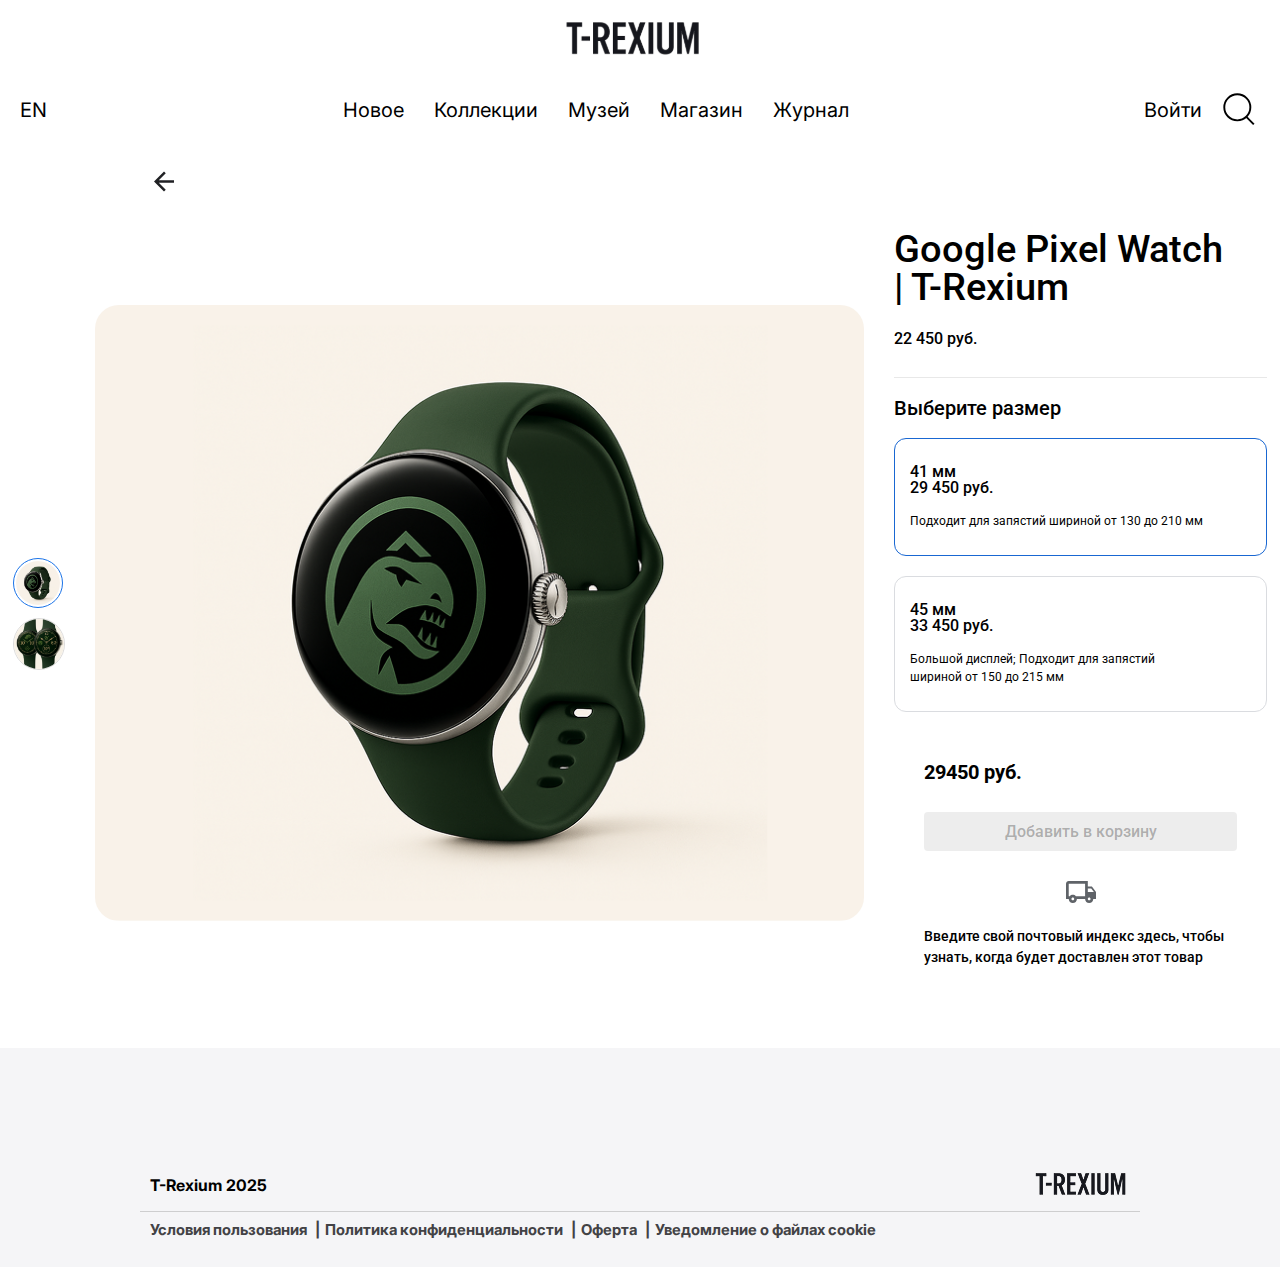
<file: watch.html>
<!DOCTYPE html>
<html lang="ru">
	<head>
		<meta charset="UTF-8" />
		<meta name="viewport" content="width=device-width, initial-scale=1.0, maximum-scale=1.0, user-scalable=no" />
		<link rel="stylesheet" href="stylesheets/style.css" />
		<script src="javascripts/main.js"></script>
        <script src="javascripts/shop.js"></script>
		<title>T-REXIUM — Google Pixel Watch | T-Rexium</title>
	</head>
<body>
    <header class="light">
        <div class="logo">
            <a href="index.html">
			    <img src="images/Logo_dark.svg">
		    </a>
        </div>
        <div class="navbar light">
            <div class="navbar-left light">
                <a>EN</a>
            </div>
            <nav class="navbar-menu light">
                <a href="index.html">Новое</a>
                <a href="collections.html">Коллекции</a>
                <a href="museum.html">Музей</a>
                <a href="shop.html">Магазин</a>
                <a href="journal.html">Журнал</a>
            </nav>
            <div class="navbar-right light">
                <a>Войти</a>
                <img src="images/Search_dark.svg">
            </div>
        </div>
            <div class="burger-menu" id="burgerMenu">
                <span></span>
                <span></span>
            </div>
        <div class="mobile-menu" id="mobileMenu">
            <nav>
                <a href="index.html">Новое</a>
                <a href="collections.html">Коллекции</a>
                <a href="museum.html">Музей</a>
                <a href="shop.html">Магазин</a>
                <a href="journal.html">Журнал</a>
            </nav>
        </div>
    </header>
    <div class="back-button-container desktop">
        <div class="back-button">
            <a href="shop.html">
                <img src="images/back_arrow.svg" title="Назад">
            </a>
        </div>
    </div>
    <div class="store-item">
        <div class="store-container">
            <div class="thumbnails">
                <img src="images/watch-1.png" class="thumbnail">
                <img src="images/watch-2.png" class="thumbnail">
            </div>
            <div class="main-image">
                <img src="images/watch-1.png">
            </div>
            <div class="store-info">
                <h2 class="store-title">Google Pixel Watch <br class="desktop"> | <br class="mobile">T-Rexium</h2>
                <div class="store-price">22 450 руб.</div>
                <hr class="footer-hr" style="background-color: #E8E8E8;">
                <div class="size-selection">
                <h3>Выберите размер</h3>
                <div class="size-options active">
                    <div class="size-option">
                        <div class="size-content">
                            <label class="size-label">
                                <span class="size-title">41 мм</span>
                                <span class="size-price">29 450 руб.</span>
                            </label>
                        </div>
                        <div class="size-description">Подходит для запястий шириной от 130 до 210 мм</div>
                    </div>
                </div>
                    <div class="size-options">
                        <div class="size-option">
                            <div class="size-content">
                                <label class="size-label">
                                    <span class="size-title">45 мм</span>
                                    <span class="size-price">33 450 руб.</span>
                                </label>
                            </div>
                            <div class="size-description">Большой дисплей; Подходит для запястий <br> шириной от 150 до 215 мм</div>
                        </div>
                    </div>
                </div>
                <div class="final-price">29450 руб.</div>
                    <button class="add-to-cart" disabled>Добавить в корзину</button>
                    <div class="delivery-info desktop">
                    <div class="delivery-icon">
                        <img src="images/car.svg">
                     </div>
                    <div class="delivery-text">Введите свой почтовый индекс здесь, чтобы узнать, когда будет доставлен этот товар</div>
                </div>
            </div>
        </div>
    </div>
	<footer>
		<div class="footer-container">
			<div class="footer_columns">
			<p>T-Rexium 2025</p>
			<a href="index.html">
			<img src="images/dark_logo.png">
			</a>
			</div>
			<hr class="footer-hr">
		</div>
		<div class="footer-container">
			<div class="footer-content">
				<a>Условия пользования <span class="divider"> | </span></a>
				<a>Политика конфиденциальности <span class="divider desktop"> | </span></a>
				<a>Оферта <span class="divider"> | </span> </a>
				<a>Уведомление о файлах cookie</a>
			</div>
		</div>
	</footer>
</body>
</html>
</file>
<file: stylesheets/style.css>
@import "reset.css";
@import "fonts.css";
@import "layout.css";
@import "adaptive.css";
@import "animation.css";
</file>
